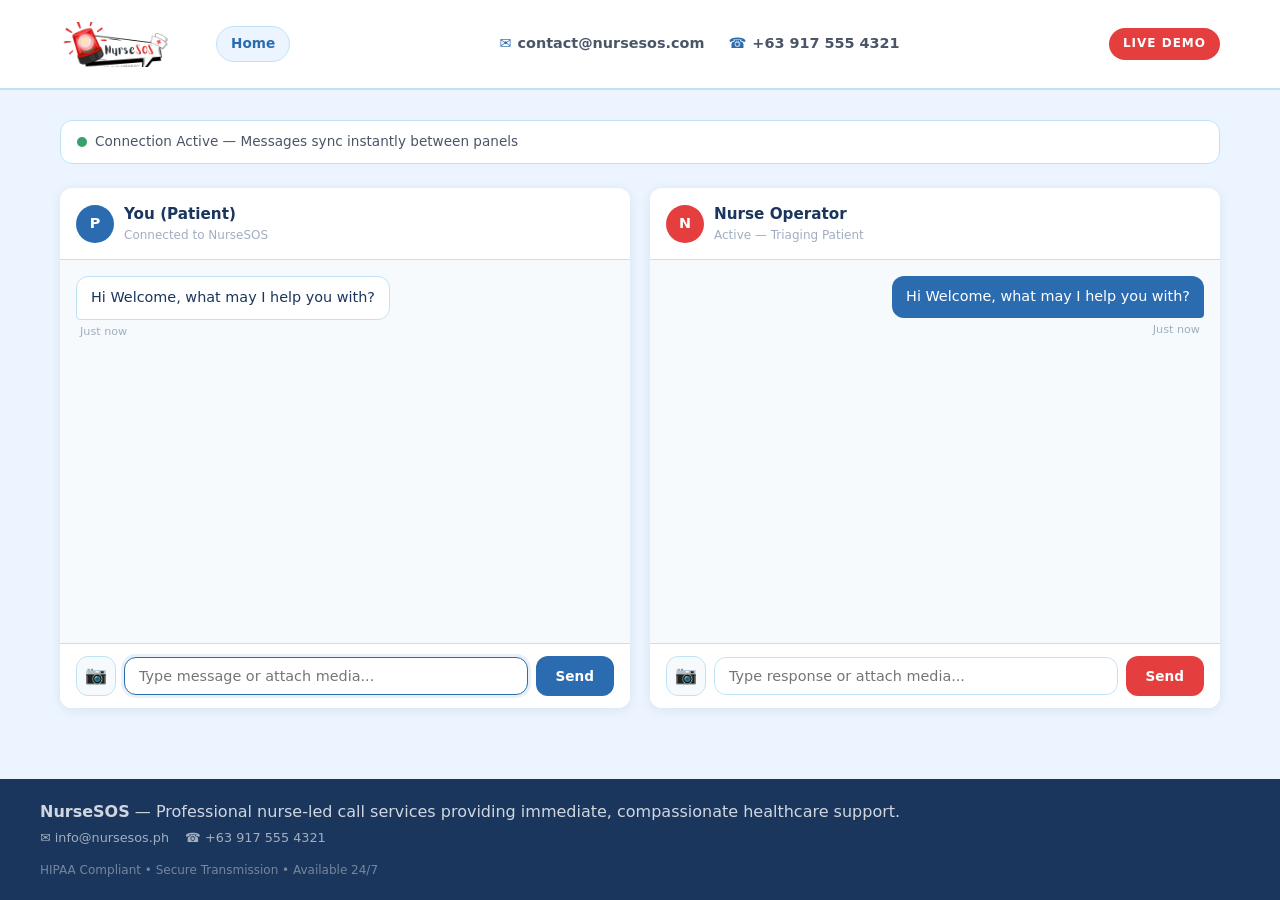
<file: nursesos-prototype/index.html>
<!DOCTYPE html>
<html lang="en">
<head>
  <meta charset="UTF-8" />
  <meta name="viewport" content="width=device-width, initial-scale=1.0" />
  <title>NurseSOS — Live Chat Prototype</title>
  <link rel="stylesheet" href="style.css" />
</head>
<body>

  <nav class="navbar">
    <div class="navbar__inner">
      <div class="navbar__brand">
        <div class="navbar__logo">
          <img src="../imgs/Logo3.png" alt="NurseSOS Logo">
        </div>
        <a href="../index.html" class="header__home-btn" title="Back to Home">
          <span>Home</span>
        </a>
      </div>

      <div class="navbar__links">
        <div class="header__contact-item">
          <span style="color: var(--blue-mid);">&#9993;</span>
          <span>contact@nursesos.com</span>
        </div>
        <div class="header__contact-item">
          <span style="color: var(--blue-mid);">&#9742;</span>
          <span>+63 917 555 4321</span>
        </div>
      </div>

      <div class="navbar__cta">
        <div class="header__badge">LIVE DEMO</div>
      </div>
    </div>
  </nav>

  <main class="main">

    <div class="status-bar">
      <span class="status-bar__dot"></span>
      <span>Connection Active — Messages sync instantly between panels</span>
    </div>

    <div class="chat-layout">

      <section class="chat-panel chat-panel--patient">
        <div class="chat-panel__header">
          <div class="chat-panel__avatar chat-panel__avatar--patient">P</div>
          <div>
            <p class="chat-panel__name">You (Patient)</p>
            <p class="chat-panel__status">Connected to NurseSOS</p>
          </div>
        </div>

        <div class="chat-panel__messages" id="patientMessages">
          <div class="message message--nurse">
            <div class="message__bubble">
                Hi Welcome, what may I help you with? 
            </div>
            <div class="message__time">Just now</div>
          </div>
        </div>

        <form class="chat-panel__input" id="patientForm">
          <input type="file" id="patientFile" accept="image/*,video/*" style="display: none;" />
          <button type="button" class="chat-panel__attach-btn" id="patientAttachBtn" title="Attach Photo/Video">&#128247;</button>
          
          <input
            type="text"
            id="patientInput"
            class="chat-panel__textbox"
            placeholder="Type message or attach media..."
            autocomplete="off"
          />
          <button type="submit" class="chat-panel__send-btn">Send</button>
        </form>
      </section>

      <section class="chat-panel chat-panel--nurse">
        <div class="chat-panel__header">
          <div class="chat-panel__avatar chat-panel__avatar--nurse">N</div>
          <div>
            <p class="chat-panel__name">Nurse Operator</p>
            <p class="chat-panel__status">Active — Triaging Patient</p>
          </div>
        </div>

        <div class="chat-panel__messages" id="nurseMessages">
          <div class="message message--patient">
            <div class="message__bubble">
                Hi Welcome, what may I help you with? 
            </div>
            <div class="message__time">Just now</div>
          </div>
        </div>

        <form class="chat-panel__input" id="nurseForm">
          <input type="file" id="nurseFile" accept="image/*,video/*" style="display: none;" />
          <button type="button" class="chat-panel__attach-btn" id="nurseAttachBtn" title="Attach Photo/Video">&#128247;</button>

          <input
            type="text"
            id="nurseInput"
            class="chat-panel__textbox"
            placeholder="Type response or attach media..."
            autocomplete="off"
          />
          <button type="submit" class="chat-panel__send-btn chat-panel__send-btn--nurse">Send</button>
        </form>
      </section>

    </div>
  </main>

  <footer class="footer">
    <div class="footer__inner">
      <div class="footer__contact">
        <div>
          <strong>NurseSOS</strong> — Professional nurse-led call services providing immediate, compassionate healthcare support.
        </div>
        <div class="footer__contact-details">
          <span>&#9993; info@nursesos.ph</span>
          <span>&#9742; +63 917 555 4321</span>
        </div>
      </div>
      <p class="footer__note"> HIPAA Compliant &bull; Secure Transmission &bull; Available 24/7</p>
    </div>
  </footer>

  <script src="script.js"></script>
</body>
</html>
</file>
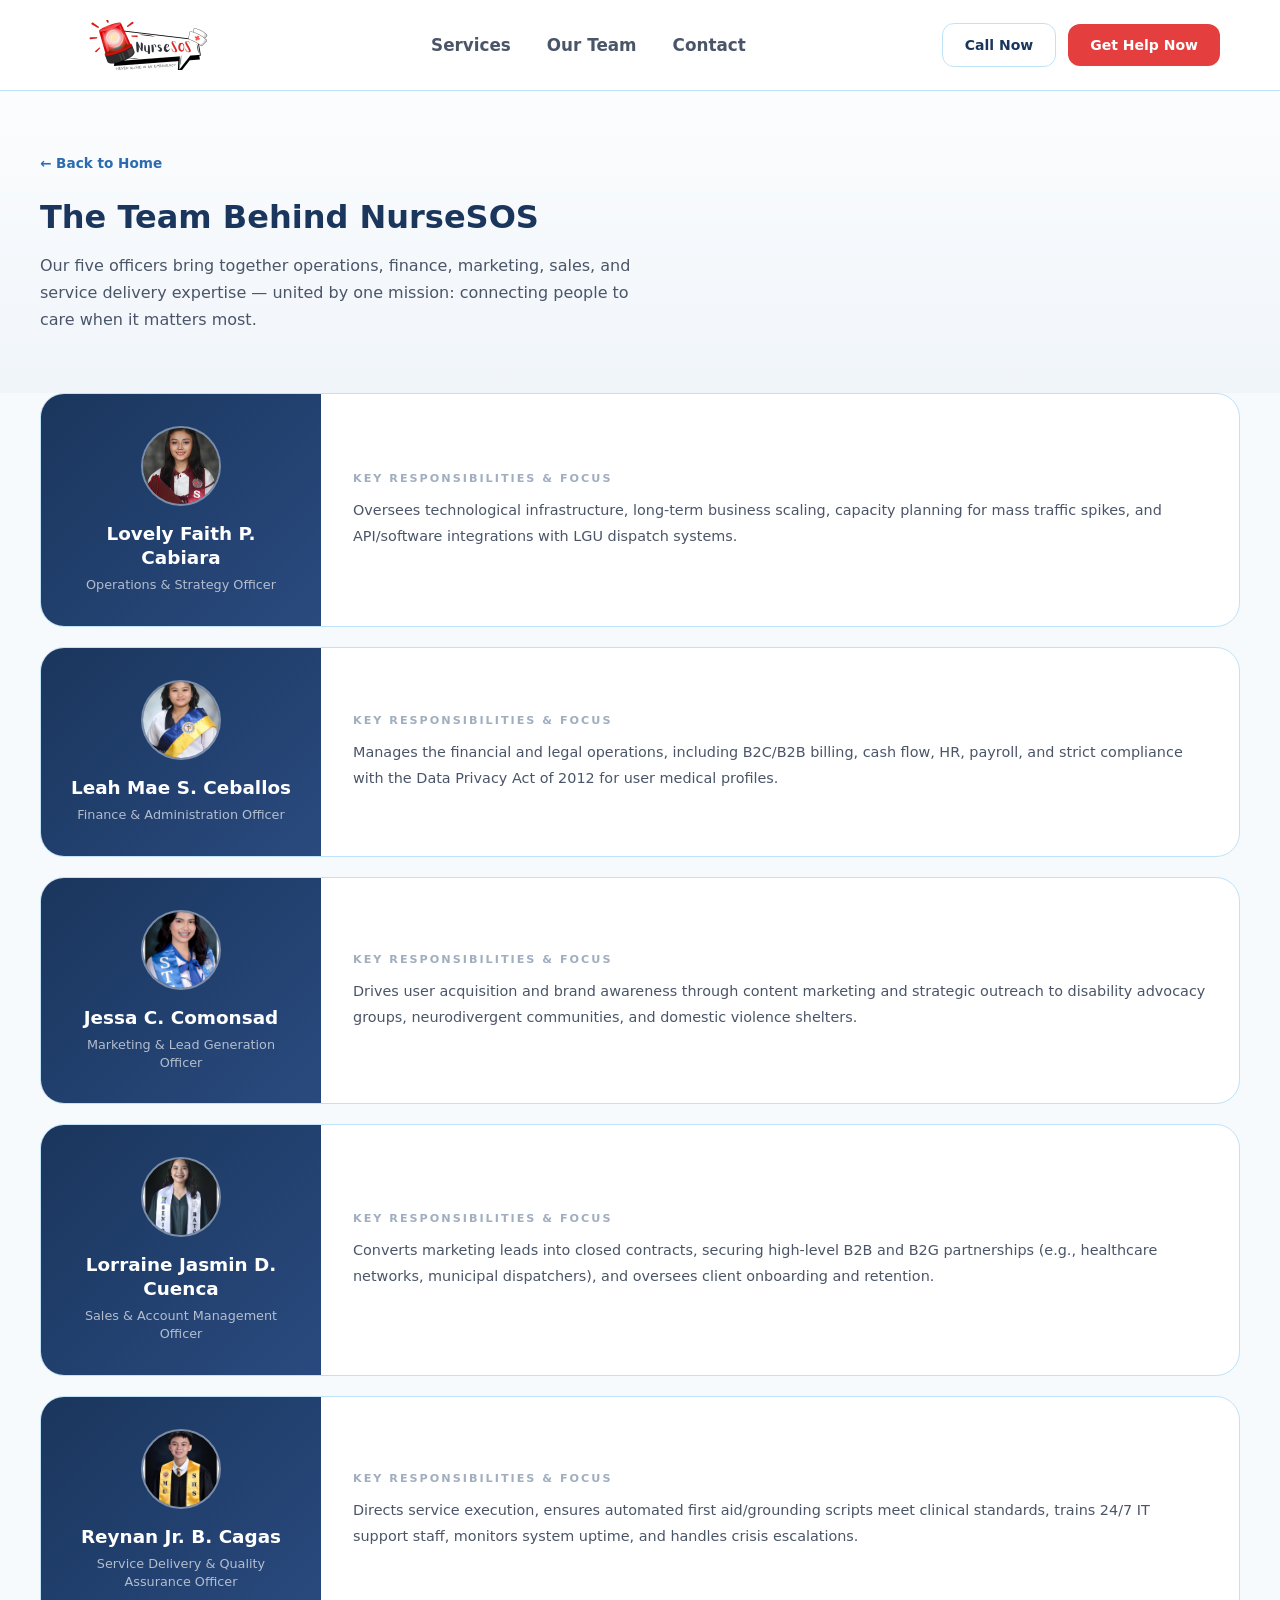
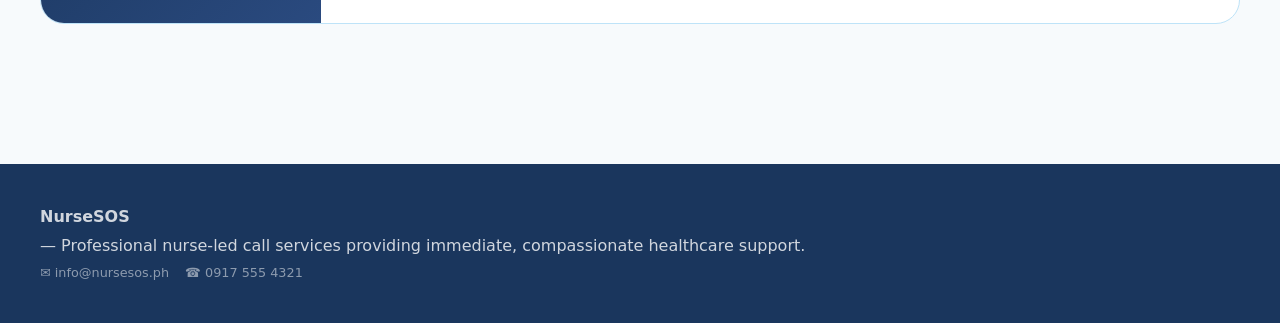
<file: team.html>
<!DOCTYPE html>
<html lang="en">
<head>
  <meta charset="UTF-8" />
  <meta name="viewport" content="width=device-width, initial-scale=1.0" />
  <title>NurseSOS — Our Team</title>
  <style>
    /* ============================================================
       NurseSOS Team Page — Integrated CSS
       Medical blue + white. Responsive. Beginner-friendly.
       ============================================================ */

    /* ---------- CSS VARIABLES ---------- */
    :root {
      --navy:       #1a365d;
      --navy-light: #2a4a7f;
      --blue-mid:   #2b6cb0;
      --blue-light: #ebf4ff;
      --blue-subtle:#bee3f8;
      --white:      #ffffff;
      --off-white:  #f7fafc;
      --gray-light: #edf2f7;
      --gray-mid:   #a0aec0;
      --gray-dark:  #4a5568;
      --red:        #e53e3e;
      --red-dark:   #c53030;
      --green:      #38a169;
      --radius:     12px;
      --radius-lg:  24px;
      --shadow-sm:  0 2px 12px rgba(26,54,93,0.08);
      --shadow-md:  0 8px 30px rgba(26,54,93,0.12);
    }

    /* ---------- RESET ---------- */
    *, *::before, *::after { margin: 0; padding: 0; box-sizing: border-box; }

    html { 
      scroll-behavior: smooth; 
    }

    body {
      font-family: 'Segoe UI', system-ui, -apple-system, sans-serif;
      background: var(--off-white);
      color: var(--navy);
      line-height: 1.6;
      overflow-x: hidden;
    }
    img { max-width: 100%; display: block; }
    a { text-decoration: none; color: inherit; }

    /* ---------- NAVBAR (SCALED UP & FIXED — MATCHES HOMEPAGE EXACTLY) ---------- */
    .navbar {
      position: fixed; top: 0; left: 0; right: 0; z-index: 100;
      background: rgba(255, 255, 255, 0.85);
      backdrop-filter: blur(20px);
      border-bottom: 1px solid var(--blue-subtle);
    }

    .navbar__inner {
      max-width: 1200px; 
      margin: 0 auto;
      padding: 0 20px; 
      height: 90px;        /* Taller header presence */
      display: flex; 
      align-items: center; 
      justify-content: space-between;
    }

    .navbar__brand {
      display: flex; 
      align-items: center; 
      gap: 10px;
    }

    /* Logo box masks and shifts the specific logo asset */
    .navbar__logo {
      width: 175px;        
      height: 50px;        
      position: relative;  
      overflow: hidden;    
      display: inline-block;
    }

    .navbar__logo img {
      width: 175px;        
      height: 125px;       
      object-fit: contain;
      display: block;
      position: absolute;
      top: -42px;          
      left: 0;
      mix-blend-mode: multiply; 
      z-index: 5;          
      max-width: none !important;
    }

    .navbar__links { 
      display: flex; 
      gap: 36px;           
    }

    .navbar__links a { 
      font-size: 1.05rem;  
      font-weight: 600;    
      color: var(--gray-dark); 
      transition: color 0.2s; 
    }
    .navbar__links a:hover { 
      color: var(--navy); 
    }

    .navbar__cta {
      display: flex; 
      align-items: center; 
      gap: 12px; 
    }

    /* Bumps buttons inside header up to default layout sizing */
    .navbar__cta .btn--sm {
      padding: 10px 22px;  
      font-size: 0.875rem; 
    }

    .navbar__menu-btn {
      display: none; 
      background: none; 
      border: none;
      font-size: 1.8rem;   
      cursor: pointer; 
      color: var(--navy);
    }

    /* ---------- BUTTONS ---------- */
    .btn {
      display: inline-flex; align-items: center; gap: 6px;
      padding: 10px 22px; border-radius: var(--radius);
      font-size: 0.875rem; font-weight: 600;
      border: none; cursor: pointer;
      transition: background 0.2s, transform 0.1s;
      font-family: inherit;
    }
    .btn:active { transform: scale(0.97); }
    .btn--primary { background: var(--navy); color: var(--white); }
    .btn--primary:hover { background: var(--navy-light); }
    .btn--danger { background: var(--red); color: var(--white); }
    .btn--danger:hover { background: var(--red-dark); }
    .btn--outline {
      background: transparent; border: 1px solid var(--blue-subtle);
      color: var(--navy);
    }
    .btn--outline:hover { background: var(--blue-light); }
    .btn--lg { padding: 14px 32px; font-size: 1rem; }
    .btn--sm { padding: 8px 16px; font-size: 0.8rem; }

    /* ---------- SECTIONS ---------- */
    .section { padding: 60px 20px; }
    .container { max-width: 1200px; margin: 0 auto; width: 100%; }

    .label {
      font-size: 0.85rem;       
      font-weight: 700;         
      letter-spacing: 1px;      
      text-transform: uppercase; 
      color: var(--blue-mid);   
      margin-bottom: 12px;      
      display: inline-block;    
    }
    .heading { font-size: 2rem; font-weight: 800; line-height: 1.15; margin-bottom: 16px; }
    .subtitle { font-size: 1rem; color: var(--gray-dark); max-width: 600px; line-height: 1.7; }

    /* ---------- PAGE HEADER ---------- */
    .page-header {
      padding-top: 150px; padding-bottom: 60px;
      background: linear-gradient(to bottom, var(--white), #f0f5fa);
    }
    .page-header__return {
      display: inline-flex; align-items: center; gap: 6px;
      font-size: 0.85rem; font-weight: 600; color: var(--blue-mid);
      margin-bottom: 24px; transition: color 0.2s;
    }
    .page-header__return:hover { color: var(--navy); }

    /* ---------- OFFICER CARD ---------- */
    .officer-card {
      background: var(--white); border: 1px solid var(--blue-subtle);
      border-radius: var(--radius-lg); overflow: hidden;
      display: grid; grid-template-columns: 280px 1fr;
      margin-bottom: 20px; transition: box-shadow 0.3s;
    }
    .officer-card:hover { box-shadow: var(--shadow-md); }

    .officer-card__left {
      background: linear-gradient(135deg, var(--navy), var(--navy-light));
      padding: 32px 28px; color: var(--white);
      display: flex; flex-direction: column; justify-content: center;
      align-items: center; text-align: center;
    }
    
    .officer-card__avatar {
      width: 80px; height: 80px; border-radius: 50%;
      background: rgba(255,255,255,0.15); color: var(--white);
      margin-bottom: 16px; overflow: hidden;
      display: flex; align-items: center; justify-content: center;
      border: 2px solid rgba(255,255,255,0.3);
    }
    .officer-card__avatar img {
      width: 100%; height: 100%;
      object-fit: cover;
    }
    
    .officer-card__name { font-size: 1.15rem; font-weight: 700; line-height: 1.3; }
    .officer-card__position {
      font-size: 0.8rem; color: rgba(255,255,255,0.65);
      margin-top: 6px; line-height: 1.4;
    }

    .officer-card__right {
      padding: 32px 32px;
      display: flex; flex-direction: column; justify-content: center;
    }
    .officer-card__label {
      font-size: 0.7rem; font-weight: 600; letter-spacing: 2px;
      text-transform: uppercase; color: var(--gray-mid); margin-bottom: 10px;
    }
    .officer-card__desc {
      font-size: 0.9rem; color: var(--gray-dark); line-height: 1.8;
    }

    /* ---------- FOOTER ---------- */
    .footer { background: var(--navy); color: rgba(255,255,255,0.8); padding: 40px 20px; margin-top: 60px; }
    .footer__inner {
      max-width: 1200px; margin: 0 auto;
      display: flex; justify-content: space-between; align-items: center;
      flex-wrap: wrap; gap: 12px;
    }
    .footer__contact { display: flex; flex-direction: column; gap: 4px; }
    .footer__contact-details {
      display: flex; gap: 16px; font-size: 0.8rem; color: rgba(255,255,255,0.5);
    }

    /* ---------- MOBILE NAV ---------- */
    .mobile-menu {
      display: none; position: fixed; top: 90px; left: 0; right: 0; 
      background: rgba(255,255,255,0.97); backdrop-filter: blur(20px);
      border-bottom: 1px solid var(--blue-subtle); padding: 20px; z-index: 99;
      flex-direction: column; gap: 14px;
    }
    .mobile-menu.open { display: flex; }
    .mobile-menu a { font-size: 1rem; padding: 8px 0; font-weight: 500; }

    /* ---------- RESPONSIVE MEDIA QUERIES ---------- */
    @media (max-width: 768px) {
      .navbar__links, .navbar__cta { display: none; }
      .navbar__menu-btn { display: block; }

      .officer-card { grid-template-columns: 1fr; }
      .officer-card__left { padding: 24px 22px; }
      .officer-card__right { padding: 24px 22px; }

      .heading { font-size: 1.75rem; }
      .page-header { padding-top: 120px; padding-bottom: 40px; }

      .footer__inner { flex-direction: column; text-align: center; }
      .footer__contact-details { flex-direction: column; gap: 2px; }
    }
  </style>
</head>
<body>

  <!-- ========== NAVBAR ========== -->
  <nav class="navbar">
    <div class="navbar__inner">
      <a href="index.html" class="navbar__brand">
        <div class="navbar__logo"><img src="imgs/Logo3.png" alt="NurseSOS Logo"></div>
      </a>
      <div class="navbar__links">
        <a href="index.html#services">Services</a>
        <a href="#team">Our Team</a>
        <a href="index.html#contact">Contact</a>
      </div>
      <div class="navbar__cta">
        <a href="tel:0917 555 4321" class="btn btn--outline btn--sm">Call Now</a>
        <a href="index.html#contact" class="btn btn--danger btn--sm">Get Help Now</a>
      </div>
      <button class="navbar__menu-btn" id="menuBtn" onclick="toggleMenu()">&#9776;</button>
    </div>
  </nav>

  <!-- Mobile menu -->
  <div class="mobile-menu" id="mobileMenu">
    <a href="index.html#services" onclick="toggleMenu()">Services</a>
    <a href="#team" onclick="toggleMenu()">Our Team</a>
    <a href="index.html#contact" onclick="toggleMenu()">Contact</a>
    <a href="tel:0917 555 4321">&#9742; 0917 555 4321</a>
    <a href="index.html#contact" class="btn btn--danger" onclick="toggleMenu()">Get Help Now</a>
  </div>

  <!-- ========== PAGE HEADER ========== -->
  <section class="page-header">
    <div class="container">
      <a href="index.html" class="page-header__return">&#8592; Back to Home</a>
      <h1 class="heading">The Team Behind NurseSOS</h1>
      <p class="subtitle">
        Our five officers bring together operations, finance, marketing, sales,
        and service delivery expertise — united by one mission: connecting people
        to care when it matters most.
      </p>
    </div>
  </section>

  <!-- ========== OFFICER CARDS ========== -->
  <section class="section" style="padding-top: 0;">
    <div class="container" id="officersContainer"></div>
  </section>

  <!-- ========== FOOTER ========== -->
  <footer class="footer">
    <div class="footer__inner">
      <div class="footer__contact">
        <strong>NurseSOS</strong> — Professional nurse-led call services providing immediate, compassionate healthcare support.
        <div class="footer__contact-details">
          <span>&#9993; info@nursesos.ph</span>
          <span>&#9742; 0917 555 4321</span>
        </div>
      </div>
    </div>
  </footer>

  <!-- ============================================================
       JAVASCRIPT — Render officer cards, mobile menu
       ============================================================ -->
  <script>
    /* ===== 1. MOBILE MENU TOGGLE ===== */
    function toggleMenu() {
      document.getElementById('mobileMenu').classList.toggle('open');
    }

    /* ===== 2. OFFICER DATA ===== */
    var officers = [
      {
        imgSrc: 'imgs/Lovely.png', 
        name: 'Lovely Faith P. Cabiara',
        position: 'Operations & Strategy Officer',
        desc: 'Oversees technological infrastructure, long-term business scaling, capacity planning for mass traffic spikes, and API/software integrations with LGU dispatch systems.'
      },
      {
        imgSrc: 'imgs/Leah.jpeg',
        name: 'Leah Mae S. Ceballos',
        position: 'Finance & Administration Officer',
        desc: 'Manages the financial and legal operations, including B2C/B2B billing, cash flow, HR, payroll, and strict compliance with the Data Privacy Act of 2012 for user medical profiles.'
      },
      {
        imgSrc: 'imgs/Jessa.jpeg',
        name: 'Jessa C. Comonsad',
        position: 'Marketing & Lead Generation Officer',
        desc: 'Drives user acquisition and brand awareness through content marketing and strategic outreach to disability advocacy groups, neurodivergent communities, and domestic violence shelters.'
      },
      {
        imgSrc: 'imgs/lorjay.jpeg',
        name: 'Lorraine Jasmin D. Cuenca',
        position: 'Sales & Account Management Officer',
        desc: 'Converts marketing leads into closed contracts, securing high-level B2B and B2G partnerships (e.g., healthcare networks, municipal dispatchers), and oversees client onboarding and retention.'
      },
      {
        imgSrc: 'imgs/Reynan.jpeg',
        name: 'Reynan Jr. B. Cagas',
        position: 'Service Delivery & Quality Assurance Officer',
        desc: 'Directs service execution, ensures automated first aid/grounding scripts meet clinical standards, trains 24/7 IT support staff, monitors system uptime, and handles crisis escalations.'
      }
    ];

    /* ===== 3. RENDER CARDS ===== */
    var html = '';
    for (var i = 0; i < officers.length; i++) {
      var o = officers[i];
      html +=
        '<div class="officer-card">' +
          '<div class="officer-card__left">' +
            '<div class="officer-card__avatar">' + 
              '<img src="' + o.imgSrc + '" alt="' + o.name + '">' + 
            '</div>' +
            '<div class="officer-card__name">' + o.name + '</div>' +
            '<div class="officer-card__position">' + o.position + '</div>' +
          '</div>' +
          '<div class="officer-card__right">' +
            '<div class="officer-card__label">Key Responsibilities &amp; Focus</div>' +
            '<div class="officer-card__desc">' + o.desc + '</div>' +
          '</div>' +
        '</div>';
    }
    document.getElementById('officersContainer').innerHTML = html;
  </script>

</body>
</html>
</file>
<file: nursesos-prototype/style.css>
/* ============================================================
   NurseSOS Prototype — style.css
   Medical blue + white color scheme. Fixed Navbar Layout.
   ============================================================ */

:root {
  --blue-dark:    #1a365d;   
  --blue-mid:     #2b6cb0;   
  --blue-light:   #ebf4ff;   
  --blue-subtle:  #bee3f8;   
  --white:        #ffffff;
  --gray-light:   #f7fafc;
  --gray-mid:     #a0aec0;
  --gray-dark:    #4a5568;
  --red-accent:   #e53e3e;   
  --green-accent: #38a169;   

  --radius: 12px;
  --shadow: 0 2px 12px rgba(26, 54, 93, 0.08);
}

*, *::before, *::after {
  margin: 0;
  padding: 0;
  box-sizing: border-box;
}

body {
  font-family: 'Segoe UI', system-ui, -apple-system, sans-serif;
  background: var(--blue-light);
  color: var(--blue-dark);
  line-height: 1.6;
  min-height: 100vh;
  display: flex;
  flex-direction: column;
}

/* ========== FIXED NAVBAR ========== */
.navbar {
  position: fixed; 
  top: 0; 
  left: 0; 
  right: 0; 
  z-index: 100;
  background: rgba(255, 255, 255, 0.98); 
  backdrop-filter: blur(20px);
  border-bottom: 2px solid var(--blue-subtle);
  height: 90px;
}

.navbar__inner {
  max-width: 1200px; 
  margin: 0 auto;
  padding: 0 20px; 
  height: 100%;        
  display: flex; 
  align-items: center; 
  justify-content: space-between;
}

.navbar__brand {
  display: flex; 
  align-items: center; 
  gap: 16px;
}

.navbar__logo {
  width: 140px;        
  height: 45px;        
  position: relative;  
  overflow: hidden;    
  display: inline-block;
}

.navbar__logo img {
  width: auto;        
  height: 110px;       
  object-fit: contain;
  display: block;
  position: absolute;
  top: -33px;          
  left: 0;
  mix-blend-mode: multiply; 
}

.header__home-btn {
  display: inline-flex;
  align-items: center;
  gap: 6px;
  padding: 6px 14px;   
  background: var(--blue-light);
  border: 1px solid var(--blue-subtle);
  border-radius: 20px;
  color: var(--blue-mid);
  font-size: 0.85rem;   
  font-weight: 600;
  text-decoration: none;
  transition: all 0.2s ease-in-out;
}

.header__home-btn:hover {
  background: var(--blue-mid);
  color: var(--white);
  border-color: var(--blue-mid);
}

.navbar__links { 
  display: flex; 
  gap: 24px;           
}

.header__contact-item {
  display: flex;
  align-items: center;
  gap: 6px;
  font-size: 0.9rem;  
  font-weight: 600;
  color: var(--gray-dark);
}

.navbar__cta {
  display: flex; 
  align-items: center; 
}

.header__badge {
  background: var(--red-accent);
  color: var(--white);
  font-size: 0.75rem;
  font-weight: 700;
  text-transform: uppercase;
  letter-spacing: 1px;
  padding: 6px 14px;
  border-radius: 20px;
  animation: pulse-badge 2s infinite;
}

@keyframes pulse-badge {
  0%, 100% { opacity: 1; }
  50%      { opacity: 0.65; }
}

/* ========== MAIN CONTENT CONTAINER ========== */
.main {
  flex: 1;
  max-width: 1200px;
  margin: 90px auto 0 auto; 
  padding: 30px 20px 40px;
  width: 100%;
}

.status-bar {
  display: flex;
  align-items: center;
  gap: 8px;
  background: var(--white);
  border: 1px solid var(--blue-subtle);
  border-radius: var(--radius);
  padding: 10px 16px;
  margin-bottom: 24px;
  font-size: 0.85rem;
  color: var(--gray-dark);
}

.status-bar__dot {
  width: 10px;
  height: 10px;
  background: var(--green-accent);
  border-radius: 50%;
  animation: pulse-dot 1.5s infinite;
}

@keyframes pulse-dot {
  0%, 100% { opacity: 1; transform: scale(1); }
  50%      { opacity: 0.4; transform: scale(1.3); }
}

/* ========== CHAT PANELS LAYOUT ========== */
.chat-layout {
  display: grid;
  grid-template-columns: 1fr 1fr;
  gap: 20px;
}

.chat-panel {
  background: var(--white);
  border-radius: var(--radius);
  box-shadow: var(--shadow);
  display: flex;
  flex-direction: column;
  overflow: hidden;
  min-height: 520px;
}

.chat-panel__header {
  display: flex;
  align-items: center;
  gap: 10px;
  padding: 14px 16px;
  border-bottom: 1px solid var(--blue-subtle);
}

.chat-panel__avatar {
  width: 38px;
  height: 38px;
  border-radius: 50%;
  display: flex;
  align-items: center;
  justify-content: center;
  font-weight: 700;
  font-size: 0.9rem;
  color: var(--white);
  flex-shrink: 0;
}

.chat-panel__avatar--patient { background: var(--blue-mid); }
.chat-panel__avatar--nurse { background: var(--red-accent); }
.chat-panel__name { font-weight: 600; font-size: 0.95rem; }
.chat-panel__status { font-size: 0.75rem; color: var(--gray-mid); }

.chat-panel__messages {
  flex: 1;
  overflow-y: auto;
  padding: 16px;
  display: flex;
  flex-direction: column;
  gap: 12px;
  max-height: 420px;
  background: var(--gray-light);
}

/* ========== MESSAGE BUBBLES & PREVIEWS ========== */
.message {
  display: flex;
  flex-direction: column;
  max-width: 75%;
}

.message--patient { align-self: flex-end; }
.message--patient .message__bubble {
  background: var(--blue-mid);
  color: var(--white);
  border-bottom-right-radius: 4px;
}

.message--nurse { align-self: flex-start; }
.message--nurse .message__bubble {
  background: var(--white);
  color: var(--blue-dark);
  border: 1px solid var(--blue-subtle);
  border-bottom-left-radius: 4px;
}

.message__bubble {
  padding: 10px 14px;
  border-radius: var(--radius);
  font-size: 0.9rem;
  line-height: 1.5;
  word-break: break-word;
}

.message__media-content {
  max-width: 100%;
  max-height: 200px;
  border-radius: 6px;
  margin-top: 4px;
}

.message__time {
  font-size: 0.7rem;
  color: var(--gray-mid);
  margin-top: 3px;
  padding: 0 4px;
}
.message--patient .message__time { text-align: right; }

/* ========== INPUT PANEL FORMS ========== */
.chat-panel__input {
  display: flex;
  align-items: center;
  gap: 8px;
  padding: 12px 16px;
  border-top: 1px solid var(--blue-subtle);
  background: var(--white);
}

.chat-panel__attach-btn {
  background: var(--gray-light);
  border: 1px solid var(--blue-subtle);
  color: var(--blue-dark);
  font-size: 1.1rem;
  width: 40px;
  height: 40px;
  border-radius: var(--radius);
  cursor: pointer;
  display: flex;
  align-items: center;
  justify-content: center;
  transition: all 0.2s;
  flex-shrink: 0;
}

.chat-panel__attach-btn:hover {
  background: var(--blue-light);
  border-color: var(--blue-mid);
}

.chat-panel__textbox {
  flex: 1;
  padding: 10px 14px;
  border: 1px solid var(--blue-subtle);
  border-radius: var(--radius);
  font-size: 0.9rem;
  outline: none;
  font-family: inherit;
}

.chat-panel__textbox:focus {
  border-color: var(--blue-mid);
  box-shadow: 0 0 0 3px rgba(43, 108, 176, 0.1);
}

.chat-panel__send-btn {
  padding: 10px 20px;
  background: var(--blue-mid);
  color: var(--white);
  border: none;
  border-radius: var(--radius);
  font-weight: 600;
  font-size: 0.85rem;
  cursor: pointer;
  height: 40px;
  font-family: inherit;
}

.chat-panel__send-btn:hover { background: var(--blue-dark); }
.chat-panel__send-btn--nurse { background: var(--red-accent); }
.chat-panel__send-btn--nurse:hover { background: #c53030; }

/* Staged Attachment Indicator Thumbnails */
.chat-panel__preview-container {
  position: relative;
  display: flex;
  align-items: center;
  justify-content: center;
  width: 40px;
  height: 40px;
  background: var(--gray-light);
  border: 1px solid var(--blue-subtle);
  border-radius: 6px;
  flex-shrink: 0;
}

.chat-panel__preview-thumb {
  width: 100%;
  height: 100%;
  object-fit: cover;
  border-radius: 4px;
}

.chat-panel__preview-remove {
  position: absolute;
  top: -5px;
  right: -5px;
  width: 16px;
  height: 16px;
  background: var(--red-accent);
  color: var(--white);
  border: none;
  border-radius: 50%;
  font-size: 0.7rem;
  cursor: pointer;
  display: flex;
  align-items: center;
  justify-content: center;
}

/* ========== FOOTER ========== */
.footer { background: var(--blue-dark); color: rgba(255, 255, 255, 0.8); padding: 20px; margin-top: auto;}
.footer__inner { max-width: 1200px; margin: 0 auto; display: flex; justify-content: space-between; align-items: center; flex-wrap: wrap; gap: 12px; }
.footer__contact { display: flex; flex-direction: column; gap: 4px; }
.footer__contact-details { display: flex; gap: 16px; font-size: 0.8rem; color: rgba(255, 255, 255, 0.6); }
.footer__note { font-size: 0.75rem; color: rgba(255, 255, 255, 0.4); }

/* ========== RESPONSIVE MOBILE ADJUSTMENTS ========== */
@media (max-width: 768px) {
  .navbar { position: relative; height: auto; } 
  .main { margin-top: 0; }
  .navbar__inner { padding: 16px 20px; flex-direction: column; gap: 14px; }
  .navbar__links { flex-direction: column; gap: 6px; align-items: center; }
  .chat-layout { grid-template-columns: 1fr; }
  .chat-panel { min-height: 400px; }
  .chat-panel__messages { max-height: 300px; }
  .footer__inner { flex-direction: column; text-align: center; }
  .footer__contact-details { flex-direction: column; gap: 2px; }
}
</file>
